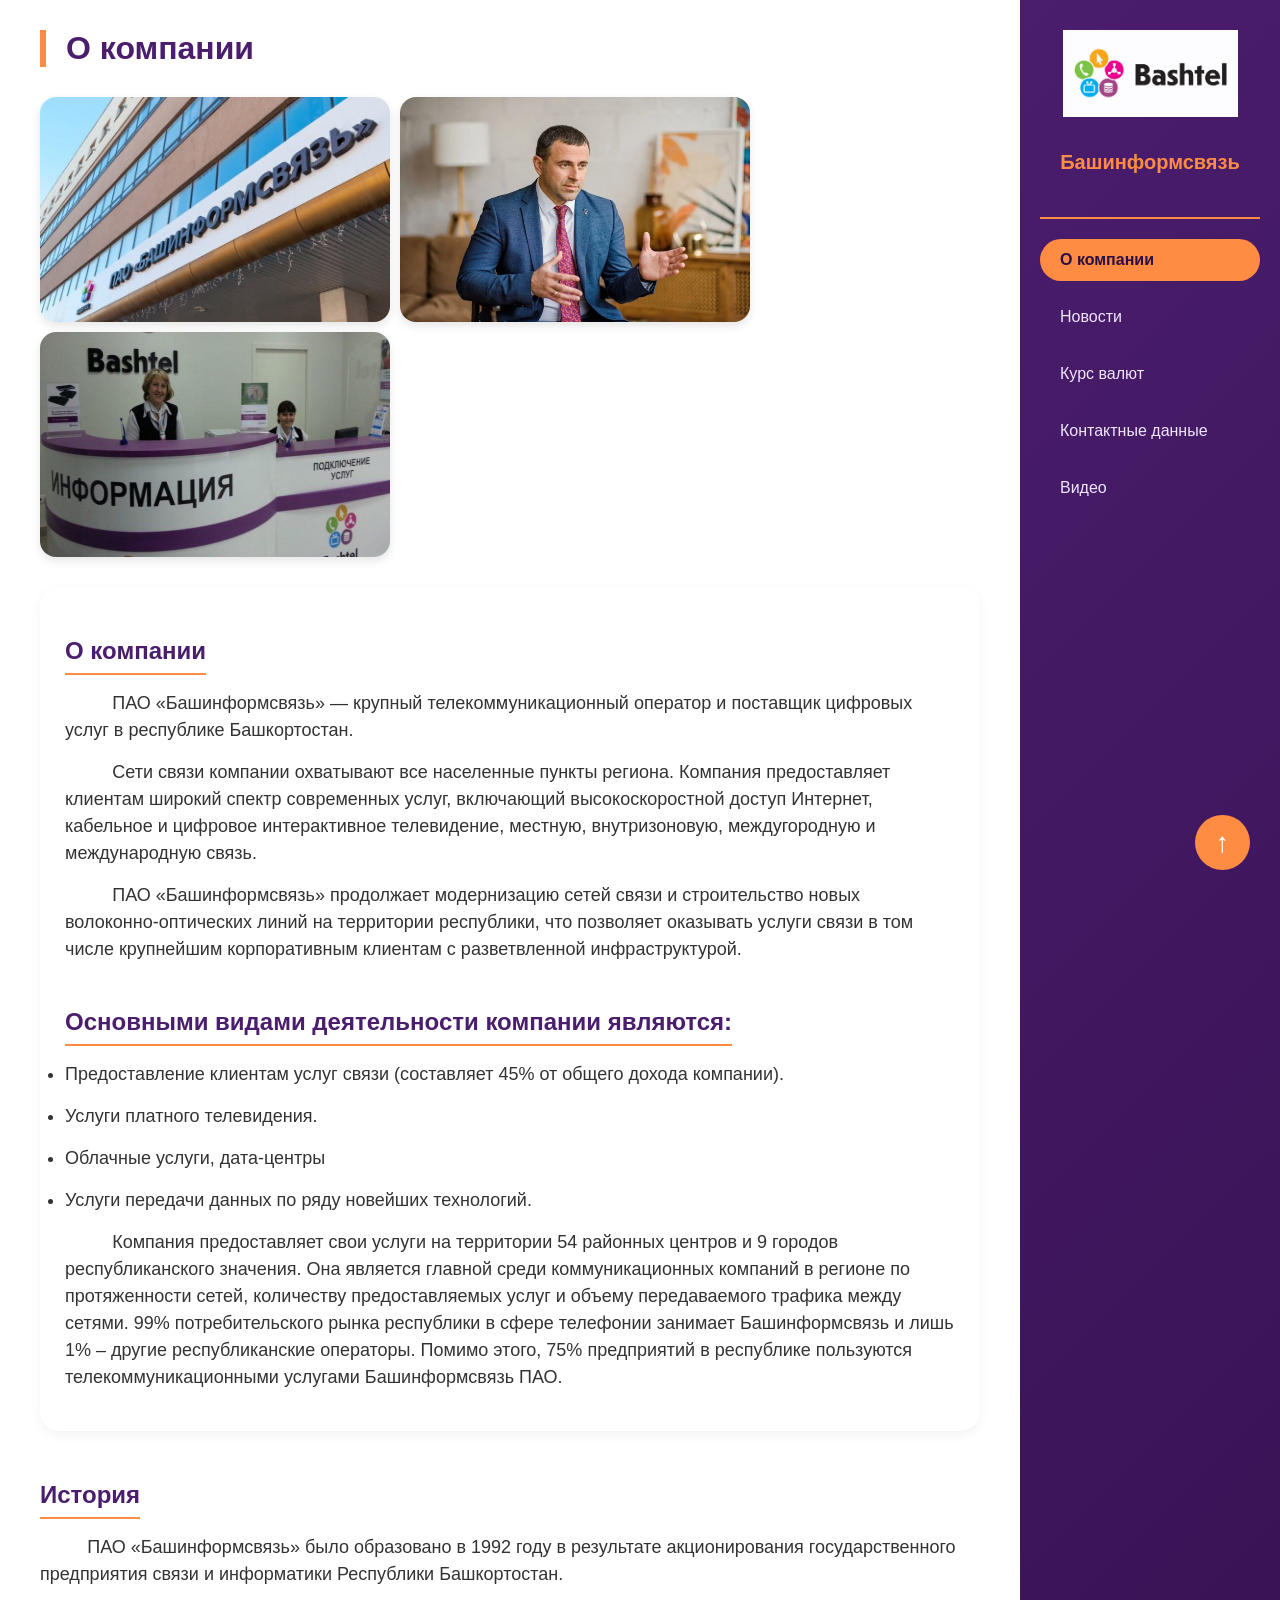
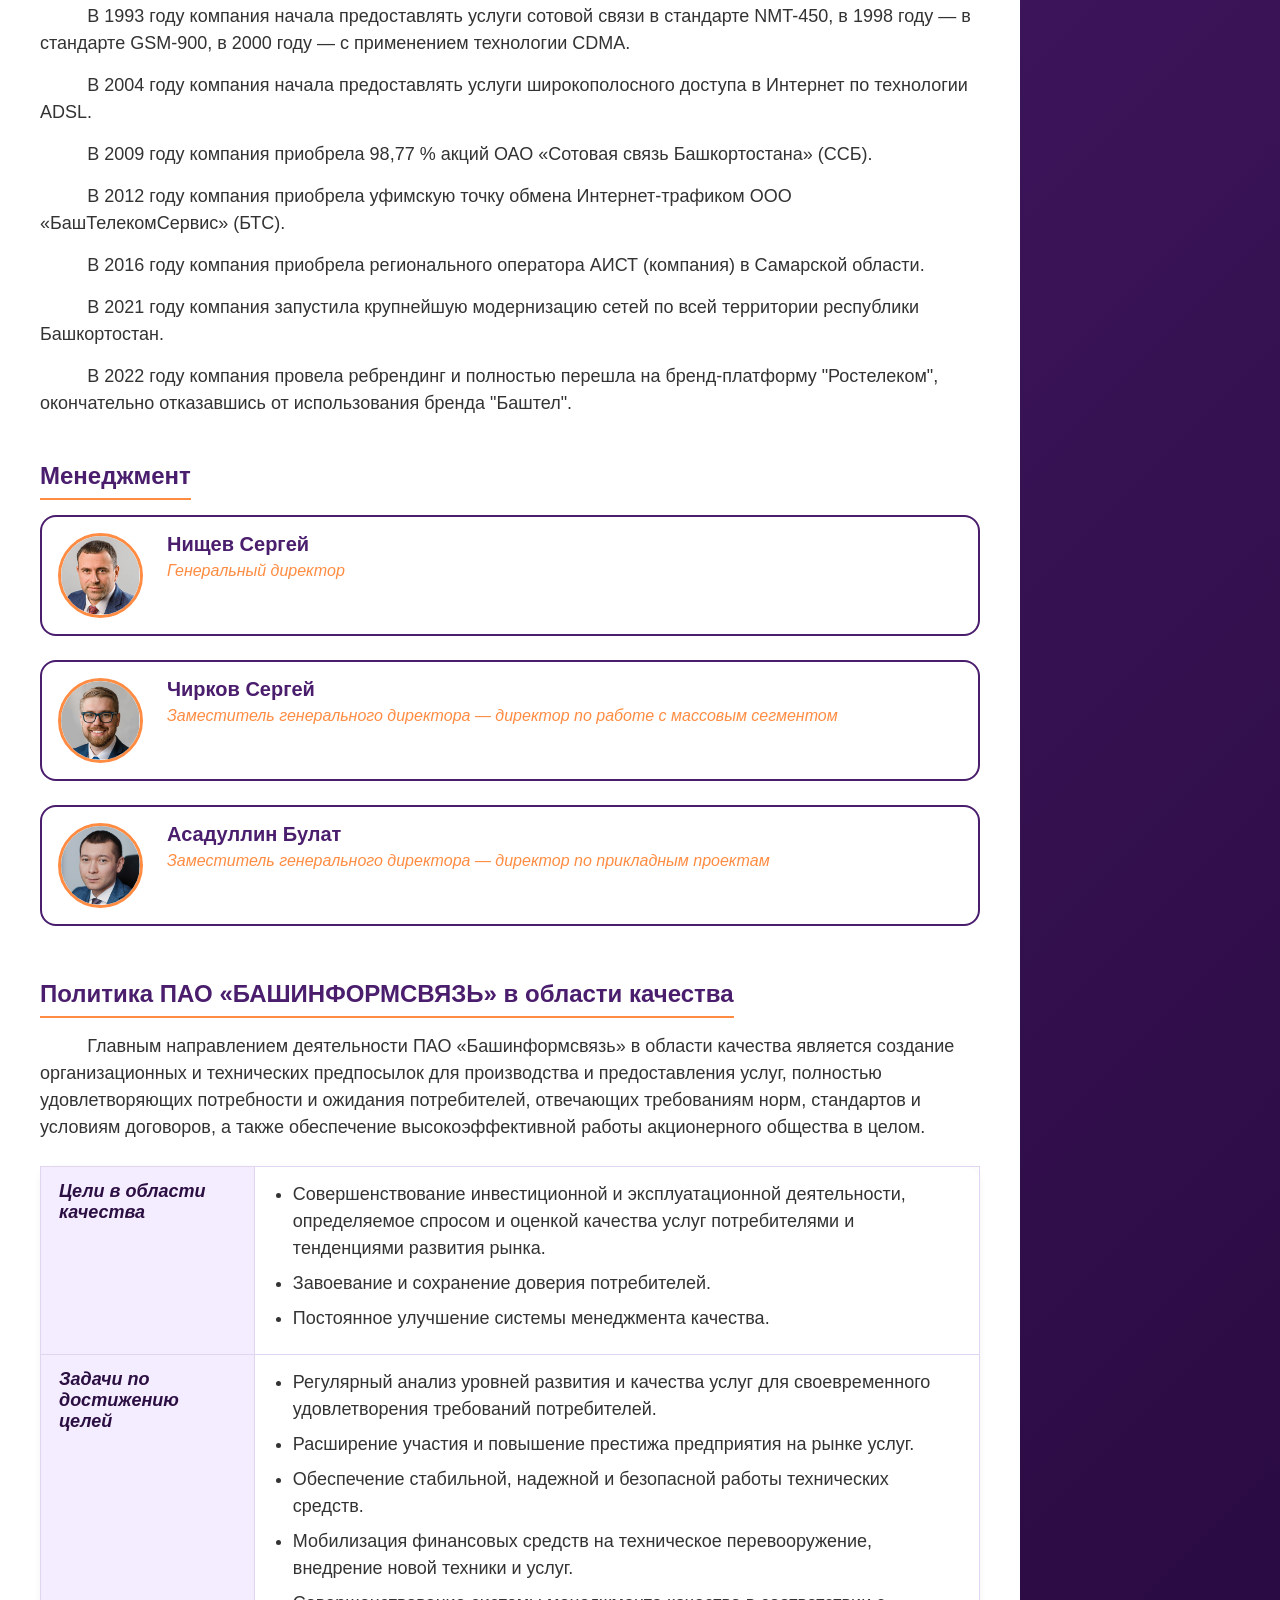
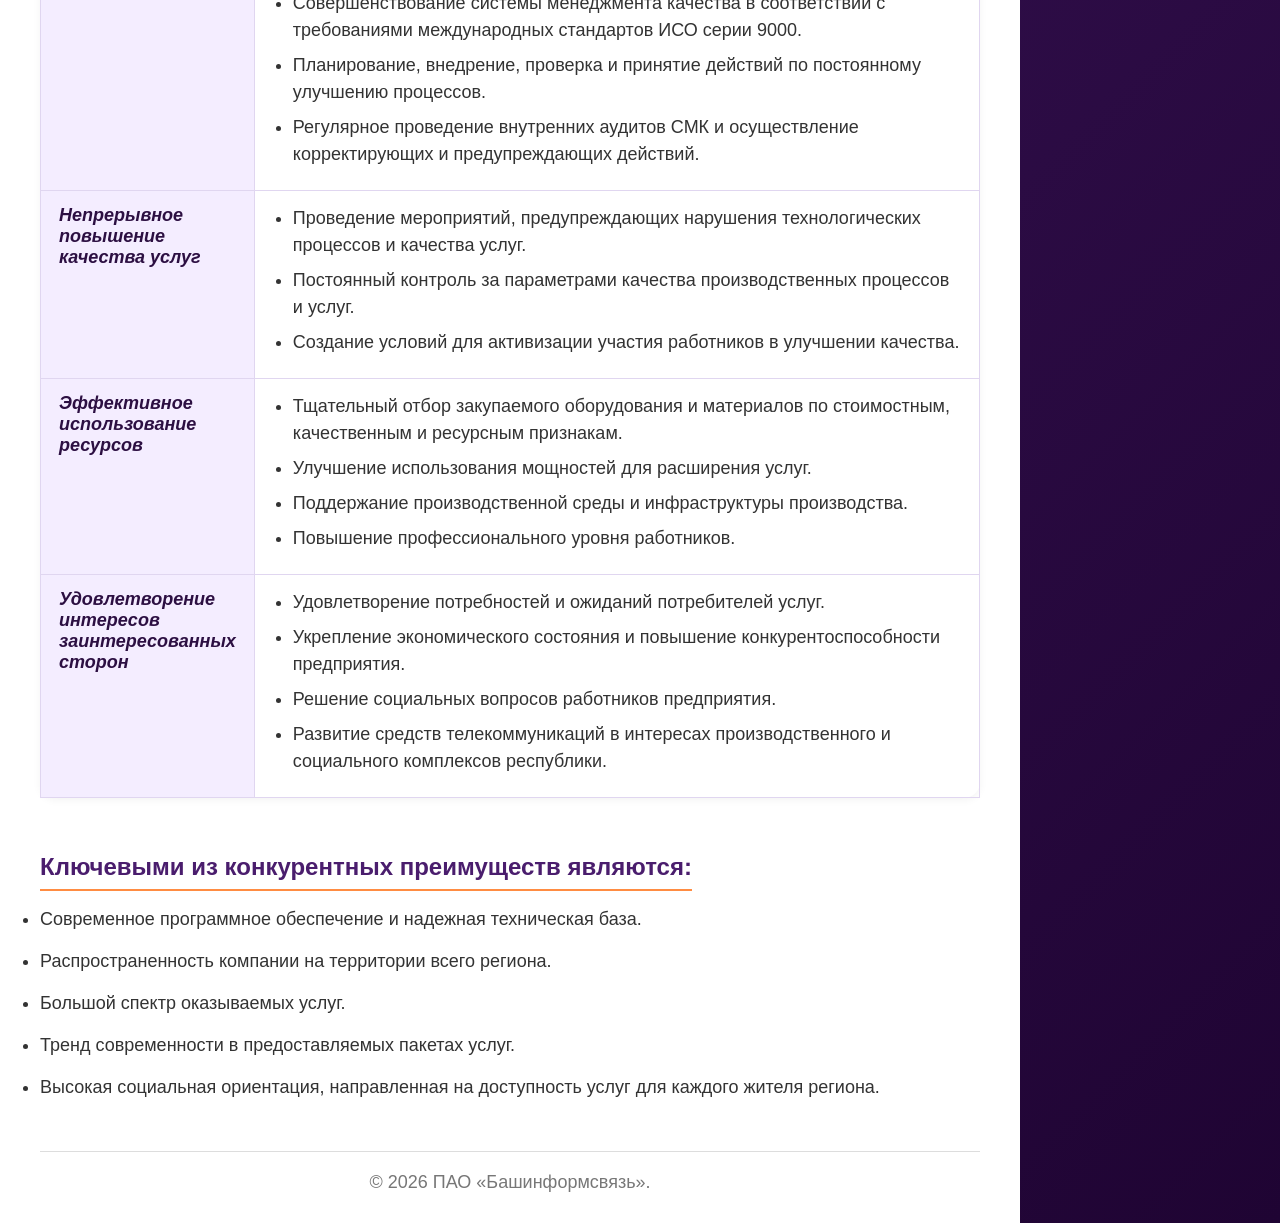
<file: index.html>
<!DOCTYPE html>
<html lang="ru">
<head>
    <meta charset="UTF-8">
    <meta name="viewport" content="width=device-width, initial-scale=1.0">
    <title>О компании | Башинформсвязь</title>
    <link rel="stylesheet" href="styles.css">
    <link rel="stylesheet" href="styles/company.css">
    <link rel="shortcut icon" href="favicon.ico" type="image/x-icon">
</head>
<body>
    <div class="side-menu">
        <div class="logo">
            <img src="images/logo.jpg" alt="Логотип">
            <h2 style="border-bottom: 0px;">Башинформсвязь</h2>
        </div>
        <ul class="menu-items">
            <li><a href="index.html" class="active">О компании</a></li>
            <li><a href="2_news.html">Новости</a></li>
            <li><a href="3_val.html">Курс валют</a></li>
            <li><a href="4_data.html">Контактные данные</a></li>
            <li><a href="5_video.html">Видео</a></li>
        </ul>
    </div>

    <main class="main-content">
        <h1>О компании</h1>
        
        <div class="gallery">
            <img src="images/office.jpg">
            <img src="images/dir.webp">
            <img src="images/office1.jpg" alt="Технологии">
        </div>

        <div class="company-info">
            <a href="https://rostelecom-rb.ru/" target="_blank" class="company-link">О компании</a>
            <p>
                ПАО «Башинформсвязь» — крупный телекоммуникационный оператор и 
                поставщик цифровых услуг в республике Башкортостан.
            </p>
            
            <p>
                Сети связи компании охватывают все населенные пункты региона. 
                Компания предоставляет клиентам широкий спектр современных услуг, 
                включающий высокоскоростной доступ Интернет, кабельное и цифровое 
                интерактивное телевидение, местную, внутризоновую, междугородную и международную связь.
            </p>

            <p>
                ПАО «Башинформсвязь» продолжает модернизацию сетей связи и строительство 
                новых волоконно-оптических линий на территории республики, что позволяет
                оказывать услуги связи в том числе крупнейшим корпоративным клиентам с разветвленной 
                инфраструктурой.
            </p>
            
            <h2>Основными видами деятельности компании являются:</h2>
            <ul>
                <li>Предоставление клиентам услуг связи (составляет 45% от общего дохода компании).</li>
                <li>Услуги платного телевидения.</li>
                <li>Облачные услуги, дата-центры</li>
                <li>Услуги передачи данных по ряду новейших технологий.</li>
            </ul>
        
            <p>
               Компания предоставляет свои услуги на территории 54 районных центров и 9 городов 
               республиканского значения. Она является главной среди коммуникационных компаний в 
               регионе по протяженности сетей, количеству предоставляемых услуг и объему передаваемого
                трафика между сетями. 99% потребительского рынка республики в сфере телефонии занимает
                Башинформсвязь и лишь 1% – другие республиканские операторы. Помимо этого, 75% предприятий в 
                республике пользуются телекоммуникационными услугами Башинформсвязь ПАО.
            </p>
        </div>

        <div>
            <a href="https://ru.wikipedia.org/wiki/Башинформсвязь" target="_blank" class="history-link">История</a>
            <p>ПАО «Башинформсвязь» было образовано в 1992 году в результате акционирования государственного предприятия связи и информатики Республики Башкортостан.</p>
            <p>В 1993 году компания начала предоставлять услуги сотовой связи в стандарте NMT-450, в 1998 году — в стандарте GSM-900, в 2000 году — с применением технологии CDMA.</p>
            <p>В 2004 году компания начала предоставлять услуги широкополосного доступа в Интернет по технологии ADSL.</p>
            <p>В 2009 году компания приобрела 98,77 % акций ОАО «Сотовая связь Башкортостана» (ССБ).</p>
            <p>В 2012 году компания приобрела уфимскую точку обмена Интернет-трафиком ООО «БашТелекомСервис» (БТС).</p>
            <p>В 2016 году компания приобрела регионального оператора АИСТ (компания) в Самарской области.</p>
            <p>В 2021 году компания запустила крупнейшую модернизацию сетей по всей территории республики Башкортостан.</p>
            <p>В 2022 году компания провела ребрендинг и полностью перешла на бренд-платформу "Ростелеком", окончательно отказавшись от использования бренда "Баштел".</p>
        </div>

        <h2>Менеджмент</h2>
        
        <div class="manager-block">
            <img class="manager-photo" src="images/Sergey.jpg" alt="Нищев Сергей">
            <div class="manager-name">Нищев Сергей</div>
            <div class="manager-post">Генеральный директор</div>
        </div>
        
        <div class="manager-block">
            <img class="manager-photo" src="images/Chircov.jpg" alt="Чирков Сергей">
            <div class="manager-name">Чирков Сергей</div>
            <div class="manager-post">Заместитель генерального директора — директор по работе с массовым сегментом</div>
        </div>
        
        <div class="manager-block">
            <img class="manager-photo" src="images/Bulat.jpg" alt="Асадуллин Булат">
            <div class="manager-name">Асадуллин Булат</div>
            <div class="manager-post">Заместитель генерального директора — директор по прикладным проектам</div>
        </div>

        <h2>Политика ПАО «БАШИНФОРМСВЯЗЬ» в области качества</h2>
        <p>
            Главным направлением деятельности ПАО «Башинформсвязь» в области качества является 
            создание организационных и технических предпосылок для производства и предоставления услуг, 
            полностью удовлетворяющих потребности и ожидания потребителей, отвечающих требованиям норм, 
            стандартов и условиям договоров, а также обеспечение высокоэффективной работы акционерного 
            общества в целом.
        </p>

        <table class="quality-table">
            <tbody>
                <tr><td><strong>Цели в области качества</strong></td>
                    <td>
                        <ul>
                            <li>Совершенствование инвестиционной и эксплуатационной деятельности, определяемое спросом и оценкой качества услуг потребителями и тенденциями развития рынка.</li>
                            <li>Завоевание и сохранение доверия потребителей.</li>
                            <li>Постоянное улучшение системы менеджмента качества.</li>
                        </ul>
                    </td>
                </tr>
                <tr>
                    <td><strong>Задачи по достижению целей</strong></td>
                    <td>
                        <ul>
                            <li>Регулярный анализ уровней развития и качества услуг для своевременного удовлетворения требований потребителей.</li>
                            <li>Расширение участия и повышение престижа предприятия на рынке услуг.</li>
                            <li>Обеспечение стабильной, надежной и безопасной работы технических средств.</li>
                            <li>Мобилизация финансовых средств на техническое перевооружение, внедрение новой техники и услуг.</li>
                            <li>Совершенствование системы менеджмента качества в соответствии с требованиями международных стандартов ИСО серии 9000.</li>
                            <li>Планирование, внедрение, проверка и принятие действий по постоянному улучшению процессов.</li>
                            <li>Регулярное проведение внутренних аудитов СМК и осуществление корректирующих и предупреждающих действий.</li>
                        </ul>
                    </td>
                </tr>
                <tr>
                    <td><strong>Непрерывное повышение качества услуг</strong></td>
                    <td>
                        <ul>
                            <li>Проведение мероприятий, предупреждающих нарушения технологических процессов и качества услуг.</li>
                            <li>Постоянный контроль за параметрами качества производственных процессов и услуг.</li>
                            <li>Создание условий для активизации участия работников в улучшении качества.</li>
                        </ul>
                    </td>
                </tr>
                <tr>
                    <td><strong>Эффективное использование ресурсов</strong></td>
                    <td>
                        <ul>
                            <li>Тщательный отбор закупаемого оборудования и материалов по стоимостным, качественным и ресурсным признакам.</li>
                            <li>Улучшение использования мощностей для расширения услуг.</li>
                            <li>Поддержание производственной среды и инфраструктуры производства.</li>
                            <li>Повышение профессионального уровня работников.</li>
                        </ul>
                    </td>
                </tr>
                <tr>
                    <td><strong>Удовлетворение интересов заинтересованных сторон</strong></td>
                    <td>
                        <ul>
                            <li>Удовлетворение потребностей и ожиданий потребителей услуг.</li>
                            <li>Укрепление экономического состояния и повышение конкурентоспособности предприятия.</li>
                            <li>Решение социальных вопросов работников предприятия.</li>
                            <li>Развитие средств телекоммуникаций в интересах производственного и социального комплексов республики.</li>
                        </ul>
                    </td>
                </tr>
            </tbody>
        </table>
        
        <h2>Ключевыми из конкурентных преимуществ являются:</h2>
        <ul>
            <li>Современное программное обеспечение и надежная техническая база.</li>
            <li>Распространенность компании на территории всего региона.</li>
            <li>Большой спектр оказываемых услуг.</li>
            <li>Тренд современности в предоставляемых пакетах услуг.</li>
            <li>Высокая социальная ориентация, направленная на доступность услуг для каждого жителя региона.</li>
        </ul>
        
        <footer>
            &copy; 2026 ПАО «Башинформсвязь».
        </footer>
    </main>

    <button id="scrollTopBtn" onclick="window.scrollTo({top:0,behavior:'smooth'})">↑</button>
</body>
</html>
</file>
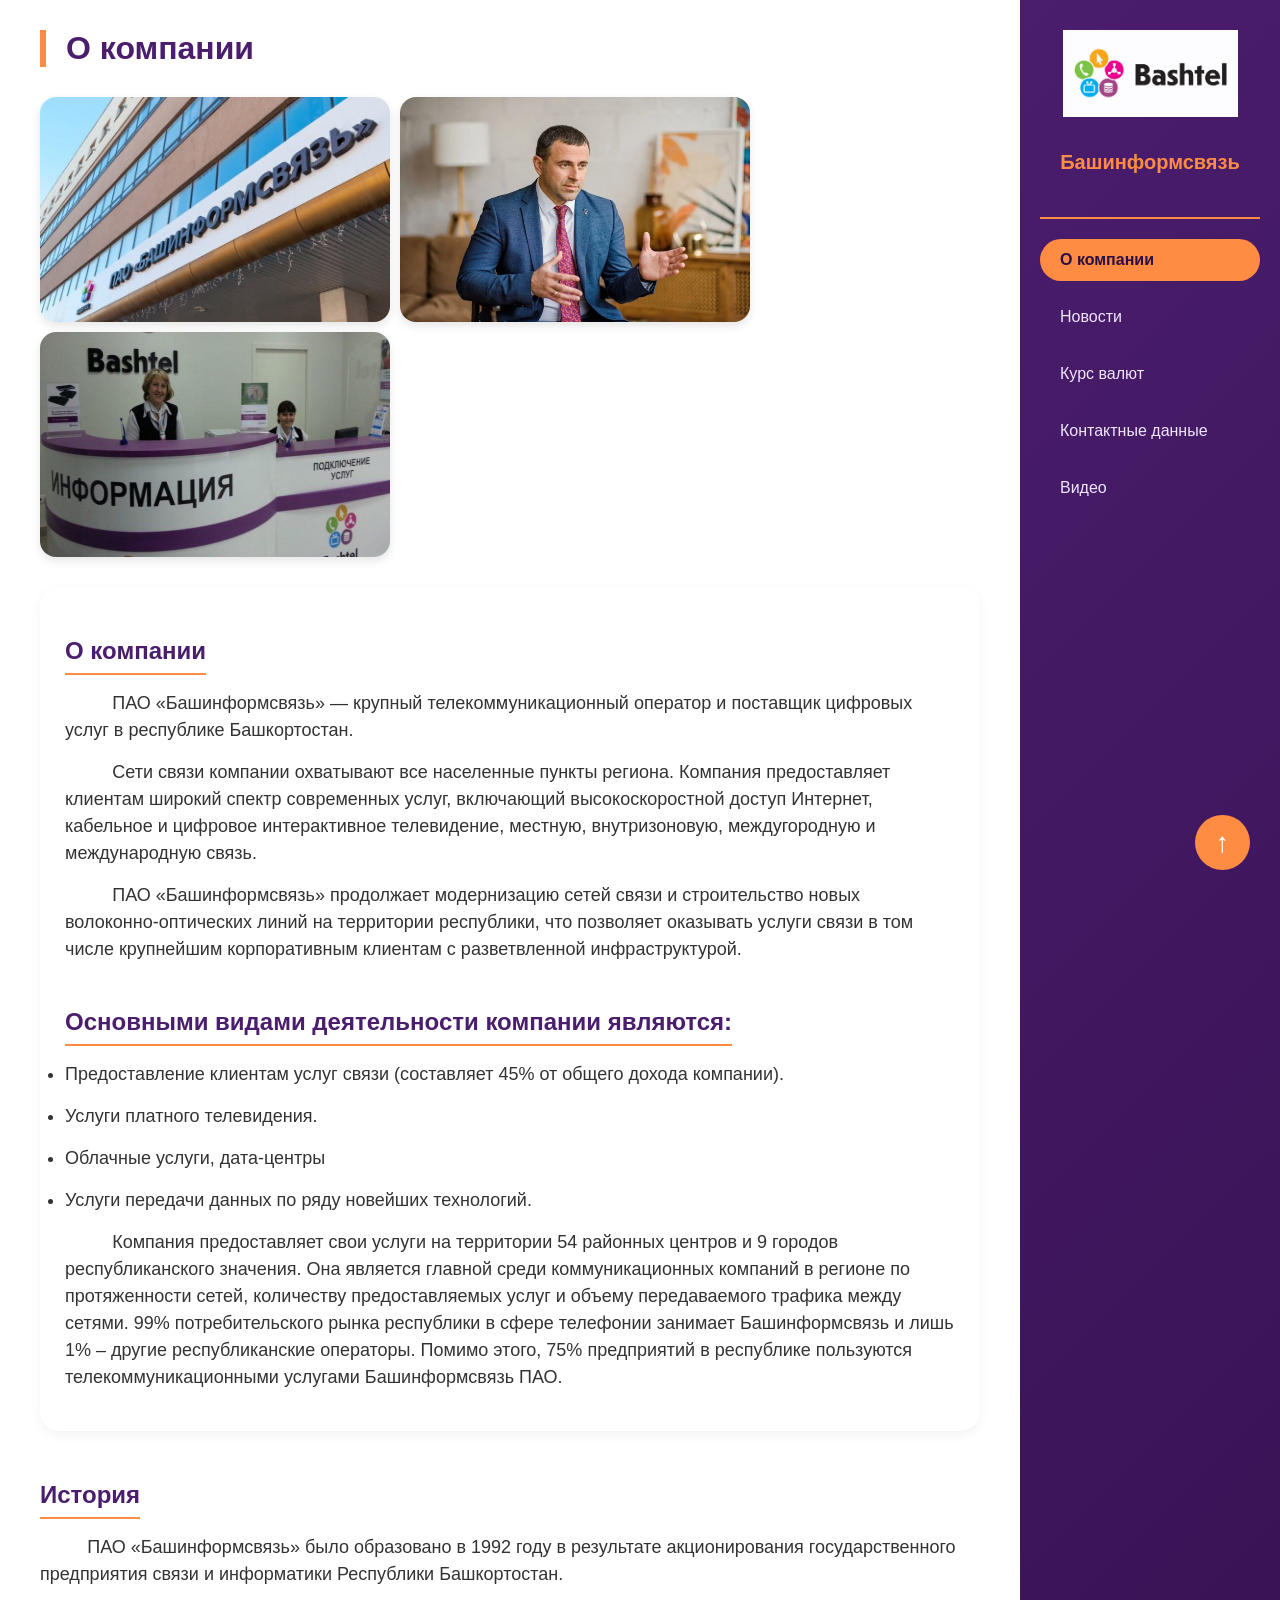
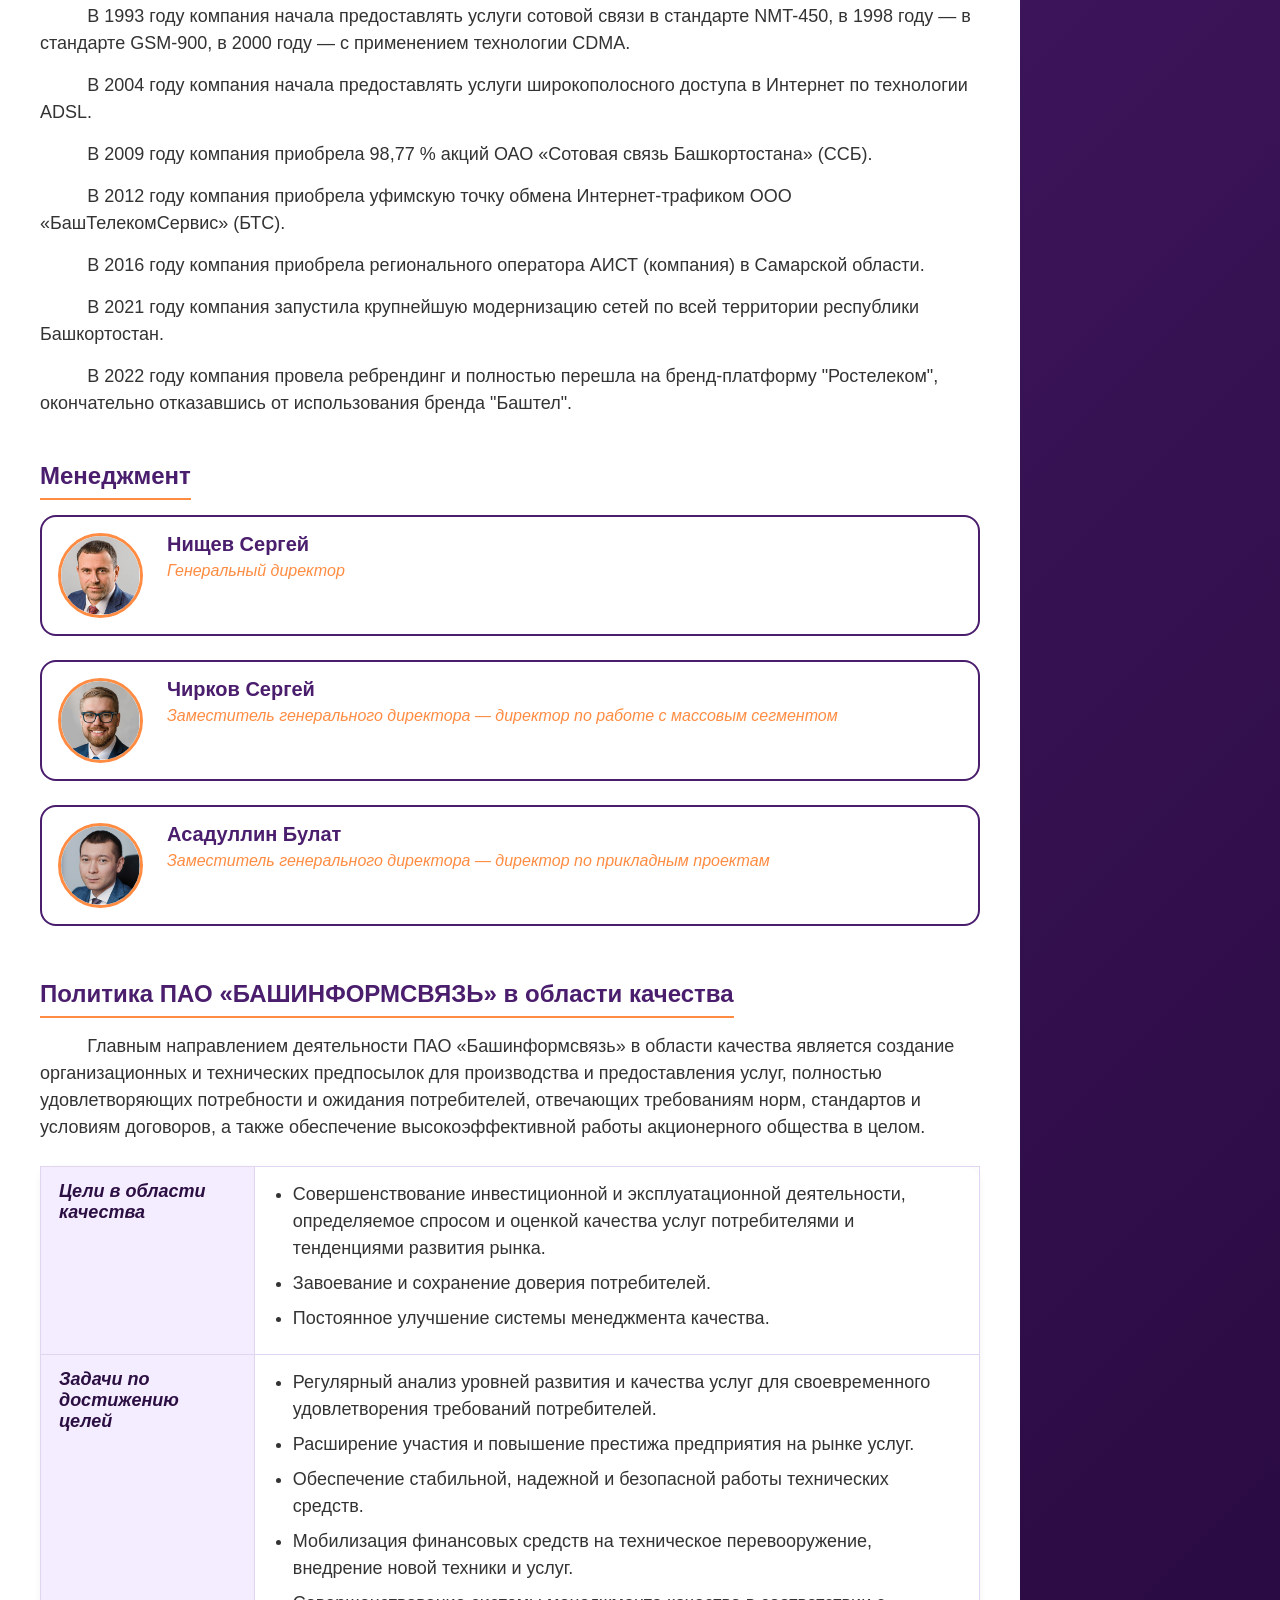
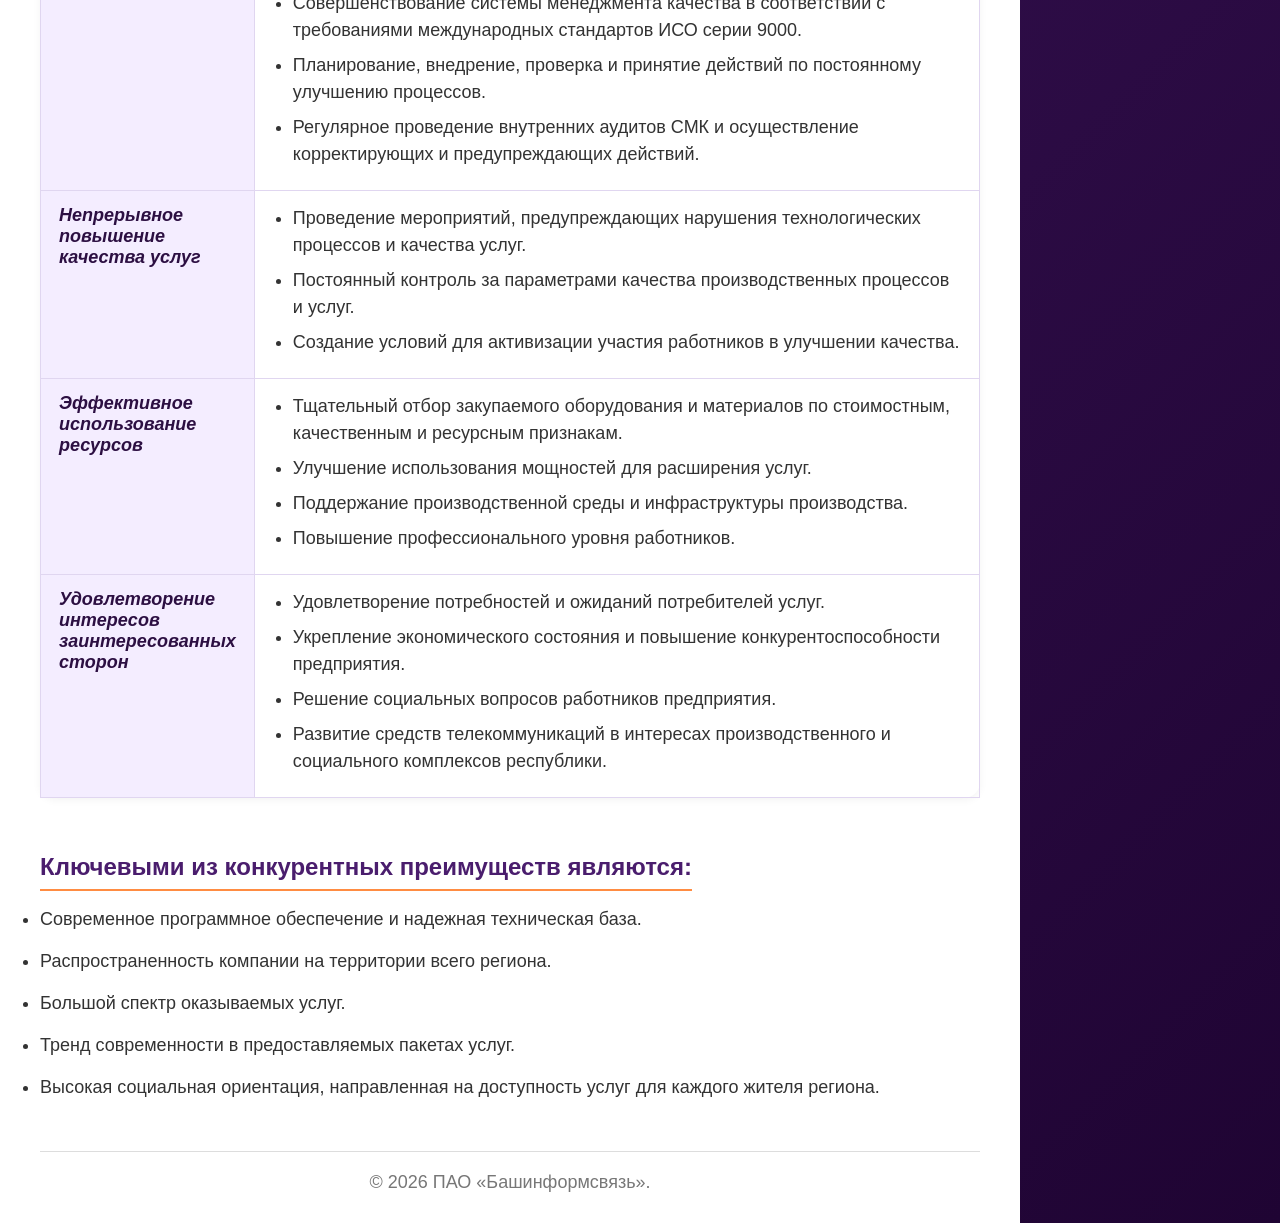
<file: 1_company.html>
<!DOCTYPE html>
<html lang="ru">
<head>
    <meta charset="UTF-8">
    <meta name="viewport" content="width=device-width, initial-scale=1.0">
    <title>О компании | Башинформсвязь</title>
    <link rel="stylesheet" href="styles.css">
    <link rel="stylesheet" href="styles/company.css">
    <link rel="shortcut icon" href="favicon.ico" type="image/x-icon">
</head>
<body>
    <div class="side-menu">
        <div class="logo">
            <img src="images/logo.jpg" alt="Логотип">
            <h2 style="border-bottom: 0px;">Башинформсвязь</h2>
        </div>
        <ul class="menu-items">
            <li><a href="1_company.html" class="active">О компании</a></li>
            <li><a href="2_news.html">Новости</a></li>
            <li><a href="3_val.html">Курс валют</a></li>
            <li><a href="4_data.html">Контактные данные</a></li>
            <li><a href="5_video.html">Видео</a></li>
        </ul>
    </div>

    <main class="main-content">
        <h1>О компании</h1>
        
        <div class="gallery">
            <img src="images/office.jpg">
            <img src="images/dir.webp">
            <img src="images/office1.jpg" alt="Технологии">
        </div>

        <div class="company-info">
            <a href="https://rostelecom-rb.ru/" target="_blank" class="company-link">О компании</a>
            <p>
                ПАО «Башинформсвязь» — крупный телекоммуникационный оператор и 
                поставщик цифровых услуг в республике Башкортостан.
            </p>
            
            <p>
                Сети связи компании охватывают все населенные пункты региона. 
                Компания предоставляет клиентам широкий спектр современных услуг, 
                включающий высокоскоростной доступ Интернет, кабельное и цифровое 
                интерактивное телевидение, местную, внутризоновую, междугородную и международную связь.
            </p>

            <p>
                ПАО «Башинформсвязь» продолжает модернизацию сетей связи и строительство 
                новых волоконно-оптических линий на территории республики, что позволяет
                оказывать услуги связи в том числе крупнейшим корпоративным клиентам с разветвленной 
                инфраструктурой.
            </p>
            
            <h2>Основными видами деятельности компании являются:</h2>
            <ul>
                <li>Предоставление клиентам услуг связи (составляет 45% от общего дохода компании).</li>
                <li>Услуги платного телевидения.</li>
                <li>Облачные услуги, дата-центры</li>
                <li>Услуги передачи данных по ряду новейших технологий.</li>
            </ul>
        
            <p>
               Компания предоставляет свои услуги на территории 54 районных центров и 9 городов 
               республиканского значения. Она является главной среди коммуникационных компаний в 
               регионе по протяженности сетей, количеству предоставляемых услуг и объему передаваемого
                трафика между сетями. 99% потребительского рынка республики в сфере телефонии занимает
                Башинформсвязь и лишь 1% – другие республиканские операторы. Помимо этого, 75% предприятий в 
                республике пользуются телекоммуникационными услугами Башинформсвязь ПАО.
            </p>
        </div>

        <div>
            <a href="https://ru.wikipedia.org/wiki/Башинформсвязь" target="_blank" class="history-link">История</a>
            <p>ПАО «Башинформсвязь» было образовано в 1992 году в результате акционирования государственного предприятия связи и информатики Республики Башкортостан.</p>
            <p>В 1993 году компания начала предоставлять услуги сотовой связи в стандарте NMT-450, в 1998 году — в стандарте GSM-900, в 2000 году — с применением технологии CDMA.</p>
            <p>В 2004 году компания начала предоставлять услуги широкополосного доступа в Интернет по технологии ADSL.</p>
            <p>В 2009 году компания приобрела 98,77 % акций ОАО «Сотовая связь Башкортостана» (ССБ).</p>
            <p>В 2012 году компания приобрела уфимскую точку обмена Интернет-трафиком ООО «БашТелекомСервис» (БТС).</p>
            <p>В 2016 году компания приобрела регионального оператора АИСТ (компания) в Самарской области.</p>
            <p>В 2021 году компания запустила крупнейшую модернизацию сетей по всей территории республики Башкортостан.</p>
            <p>В 2022 году компания провела ребрендинг и полностью перешла на бренд-платформу "Ростелеком", окончательно отказавшись от использования бренда "Баштел".</p>
        </div>

        <h2>Менеджмент</h2>
        
        <div class="manager-block">
            <img class="manager-photo" src="images/Sergey.jpg" alt="Нищев Сергей">
            <div class="manager-name">Нищев Сергей</div>
            <div class="manager-post">Генеральный директор</div>
        </div>
        
        <div class="manager-block">
            <img class="manager-photo" src="images/Chircov.jpg" alt="Чирков Сергей">
            <div class="manager-name">Чирков Сергей</div>
            <div class="manager-post">Заместитель генерального директора — директор по работе с массовым сегментом</div>
        </div>
        
        <div class="manager-block">
            <img class="manager-photo" src="images/Bulat.jpg" alt="Асадуллин Булат">
            <div class="manager-name">Асадуллин Булат</div>
            <div class="manager-post">Заместитель генерального директора — директор по прикладным проектам</div>
        </div>

        <h2>Политика ПАО «БАШИНФОРМСВЯЗЬ» в области качества</h2>
        <p>
            Главным направлением деятельности ПАО «Башинформсвязь» в области качества является 
            создание организационных и технических предпосылок для производства и предоставления услуг, 
            полностью удовлетворяющих потребности и ожидания потребителей, отвечающих требованиям норм, 
            стандартов и условиям договоров, а также обеспечение высокоэффективной работы акционерного 
            общества в целом.
        </p>

        <table class="quality-table">
            <tbody>
                <tr><td><strong>Цели в области качества</strong></td>
                    <td>
                        <ul>
                            <li>Совершенствование инвестиционной и эксплуатационной деятельности, определяемое спросом и оценкой качества услуг потребителями и тенденциями развития рынка.</li>
                            <li>Завоевание и сохранение доверия потребителей.</li>
                            <li>Постоянное улучшение системы менеджмента качества.</li>
                        </ul>
                    </td>
                </tr>
                <tr>
                    <td><strong>Задачи по достижению целей</strong></td>
                    <td>
                        <ul>
                            <li>Регулярный анализ уровней развития и качества услуг для своевременного удовлетворения требований потребителей.</li>
                            <li>Расширение участия и повышение престижа предприятия на рынке услуг.</li>
                            <li>Обеспечение стабильной, надежной и безопасной работы технических средств.</li>
                            <li>Мобилизация финансовых средств на техническое перевооружение, внедрение новой техники и услуг.</li>
                            <li>Совершенствование системы менеджмента качества в соответствии с требованиями международных стандартов ИСО серии 9000.</li>
                            <li>Планирование, внедрение, проверка и принятие действий по постоянному улучшению процессов.</li>
                            <li>Регулярное проведение внутренних аудитов СМК и осуществление корректирующих и предупреждающих действий.</li>
                        </ul>
                    </td>
                </tr>
                <tr>
                    <td><strong>Непрерывное повышение качества услуг</strong></td>
                    <td>
                        <ul>
                            <li>Проведение мероприятий, предупреждающих нарушения технологических процессов и качества услуг.</li>
                            <li>Постоянный контроль за параметрами качества производственных процессов и услуг.</li>
                            <li>Создание условий для активизации участия работников в улучшении качества.</li>
                        </ul>
                    </td>
                </tr>
                <tr>
                    <td><strong>Эффективное использование ресурсов</strong></td>
                    <td>
                        <ul>
                            <li>Тщательный отбор закупаемого оборудования и материалов по стоимостным, качественным и ресурсным признакам.</li>
                            <li>Улучшение использования мощностей для расширения услуг.</li>
                            <li>Поддержание производственной среды и инфраструктуры производства.</li>
                            <li>Повышение профессионального уровня работников.</li>
                        </ul>
                    </td>
                </tr>
                <tr>
                    <td><strong>Удовлетворение интересов заинтересованных сторон</strong></td>
                    <td>
                        <ul>
                            <li>Удовлетворение потребностей и ожиданий потребителей услуг.</li>
                            <li>Укрепление экономического состояния и повышение конкурентоспособности предприятия.</li>
                            <li>Решение социальных вопросов работников предприятия.</li>
                            <li>Развитие средств телекоммуникаций в интересах производственного и социального комплексов республики.</li>
                        </ul>
                    </td>
                </tr>
            </tbody>
        </table>
        
        <h2>Ключевыми из конкурентных преимуществ являются:</h2>
        <ul>
            <li>Современное программное обеспечение и надежная техническая база.</li>
            <li>Распространенность компании на территории всего региона.</li>
            <li>Большой спектр оказываемых услуг.</li>
            <li>Тренд современности в предоставляемых пакетах услуг.</li>
            <li>Высокая социальная ориентация, направленная на доступность услуг для каждого жителя региона.</li>
        </ul>
        
        <footer>
            &copy; 2026 ПАО «Башинформсвязь».
        </footer>
    </main>

    <button id="scrollTopBtn" onclick="window.scrollTo({top:0,behavior:'smooth'})">↑</button>
</body>
</html>
</file>
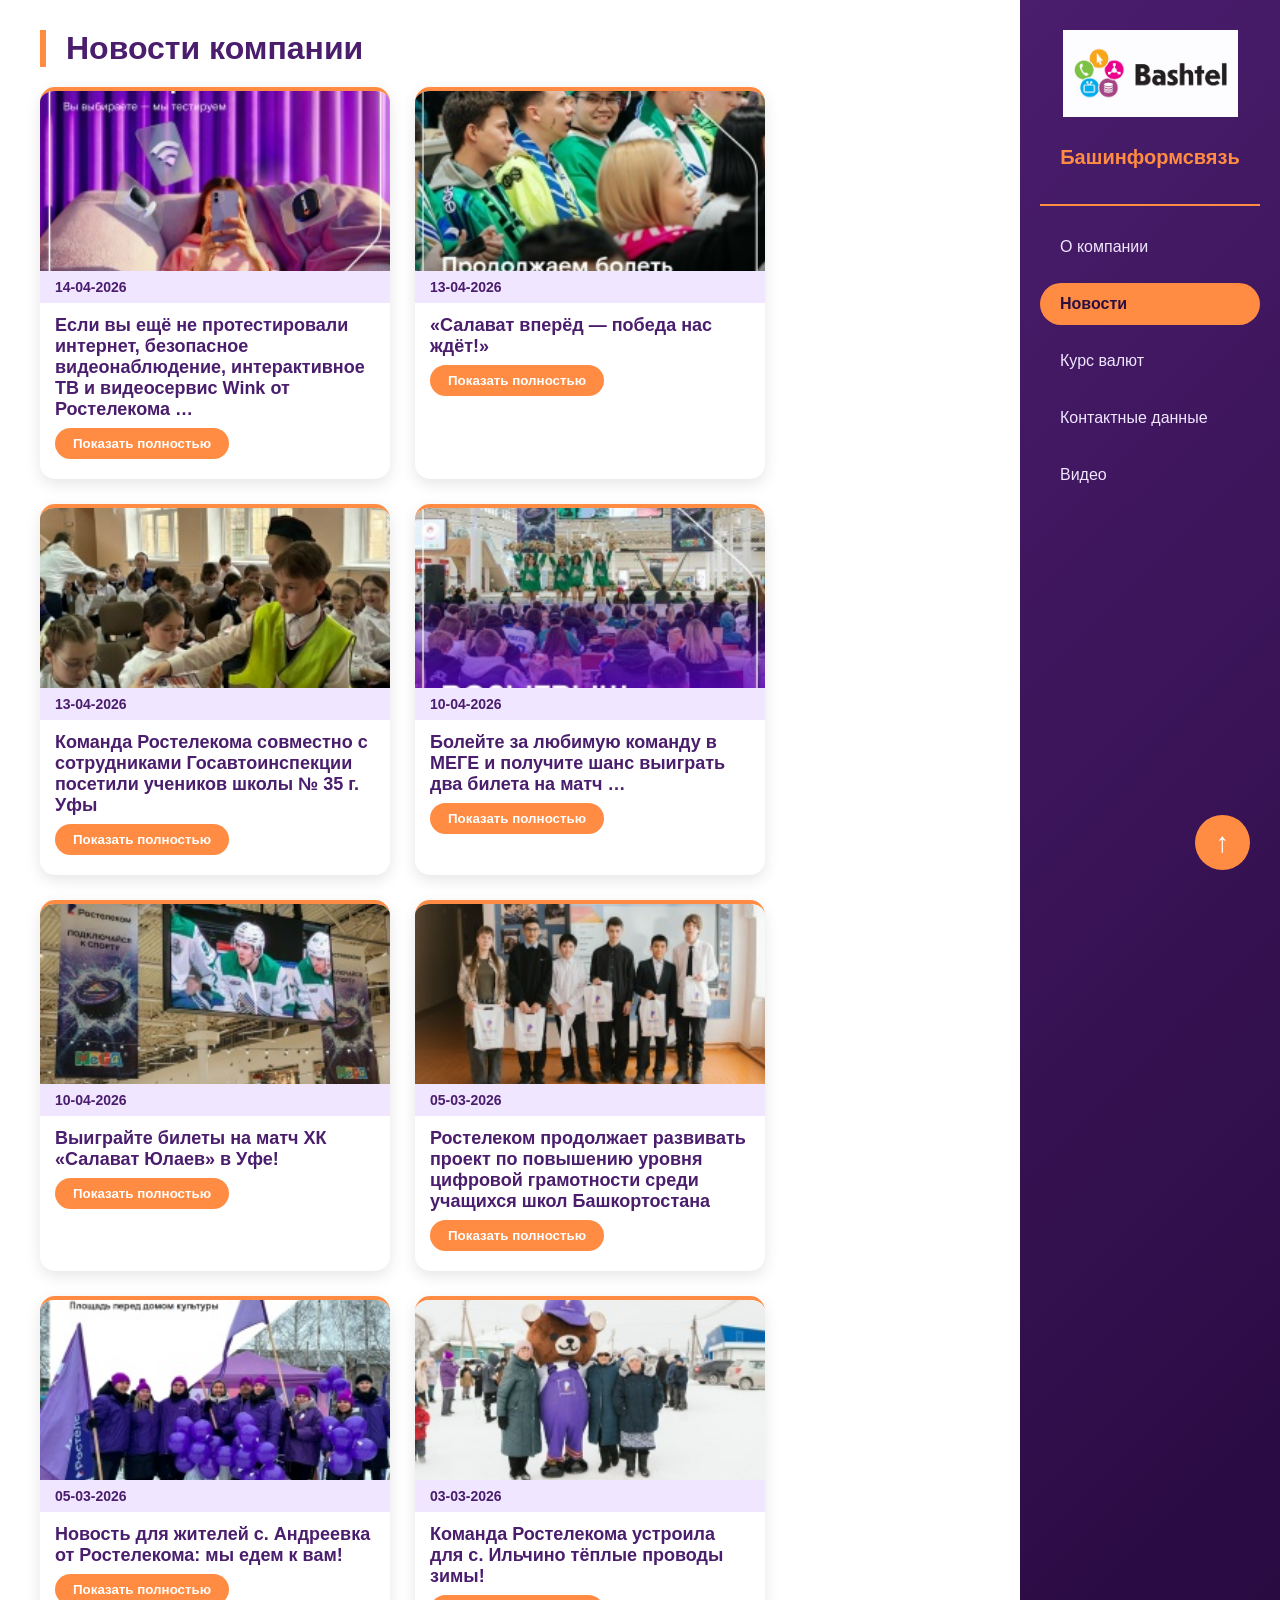
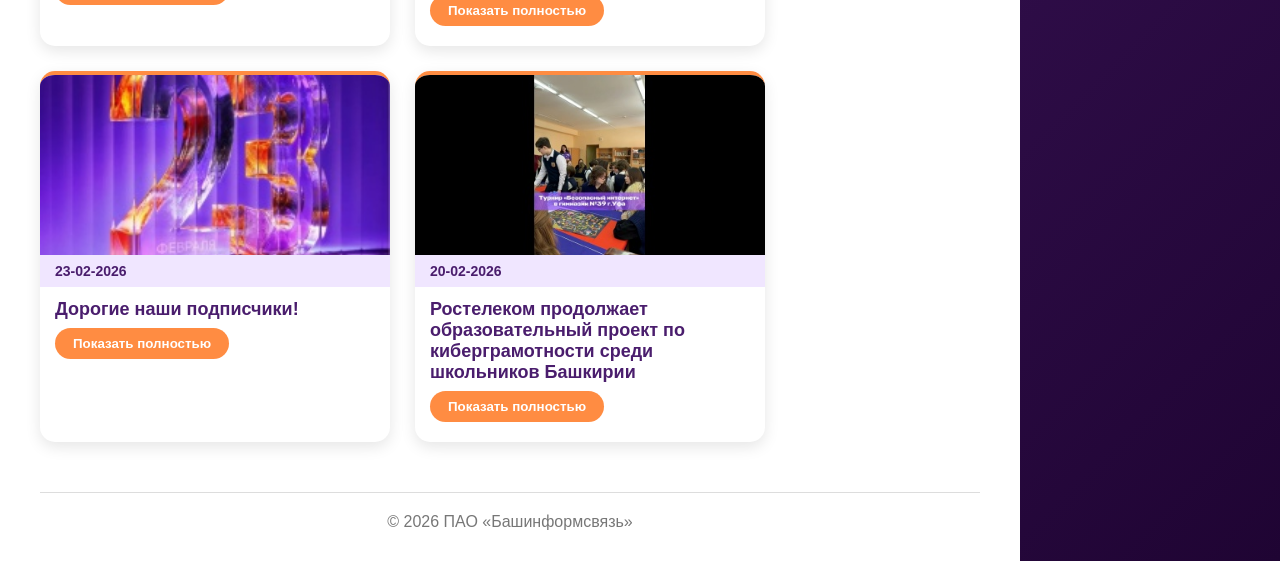
<file: 2_news.html>
<!DOCTYPE html>
<html lang="ru">
<head>
    <meta charset="UTF-8">
    <meta name="viewport" content="width=device-width, initial-scale=1.0">
    <title>Новости | Башинформсвязь</title>
    <link rel="stylesheet" href="styles.css">
    <link rel="stylesheet" href="styles/news.css">
    <link rel="shortcut icon" href="favicon.ico" type="image/x-icon">
</head>
<body onload="showNews()">
    <div class="side-menu">
        <div class="logo">
            <img src="images/logo.jpg" alt="Логотип">
            <h2>Башинформсвязь</h2>
        </div>
        <ul class="menu-items">
            <li><a href="index.html">О компании</a></li>
            <li><a href="2_news.html" class="active">Новости</a></li>
            <li><a href="3_val.html">Курс валют</a></li>
            <li><a href="4_data.html">Контактные данные</a></li>
            <li><a href="5_video.html">Видео</a></li>
        </ul>
    </div>

    <main class="main-content">
        <h1>Новости компании</h1>
        <div class="news-grid" id="newsContainer"></div>
        <footer>
            &copy; 2026 ПАО «Башинформсвязь»
        </footer>
    </main>

    <button id="scrollTopBtn" onclick="window.scrollTo({top:0,behavior:'smooth'})">↑</button>

    <script src="js/news.js"></script>
</body>
</html>
</file>
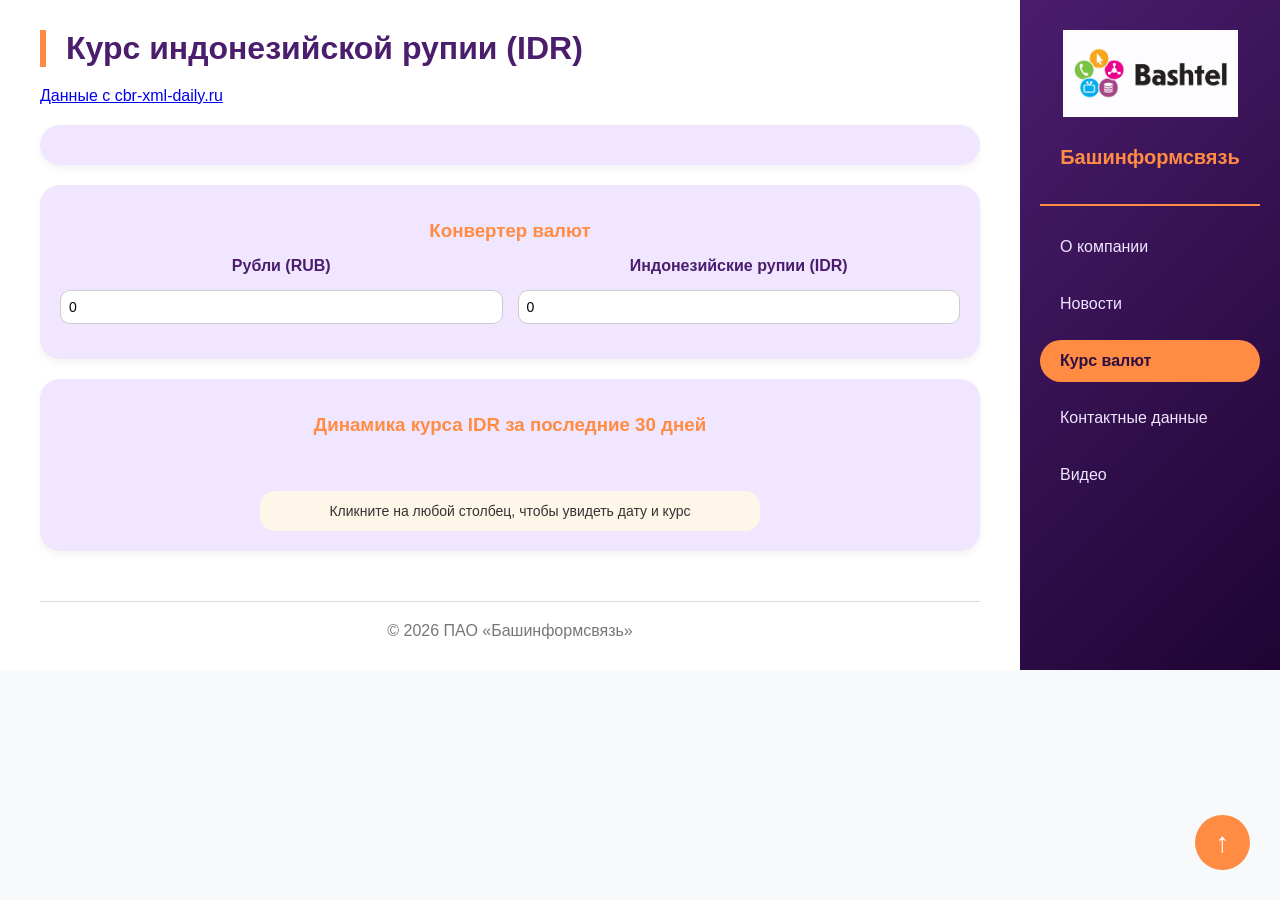
<file: 3_val.html>
<!DOCTYPE html>
<html lang="ru">
<head>
    <meta charset="UTF-8">
    <meta name="viewport" content="width=device-width, initial-scale=1.0">
    <title>Курс валют | Башинформсвязь</title>
    <link rel="stylesheet" href="styles.css">
    <link rel="stylesheet" href="styles/val.css">
    <link rel="shortcut icon" href="favicon.ico" type="image/x-icon">
</head>
<body>
    <nav class="side-menu">
        <div class="logo">
            <img src="images/logo.jpg" alt="Логотип">
            <h2>Башинформсвязь</h2>
        </div>
        <ul class="menu-items">
            <li><a href="index.html">О компании</a></li>
            <li><a href="2_news.html">Новости</a></li>
            <li><a href="3_val.html" class="active">Курс валют</a></li>
            <li><a href="4_data.html">Контактные данные</a></li>
            <li><a href="5_video.html">Видео</a></li>
        </ul>
    </nav>

    <main class="main-content">
        <h1>Курс индонезийской рупии (IDR)</h1>
        <p><a href="https://www.cbr-xml-daily.ru/" target="_blank">Данные с cbr-xml-daily.ru</a></p>

        <div id="rateBlock" class="val-card"></div>

        <div class="val-card">
            <h3>Конвертер валют</h3>
            <div class="converter">
                <div class="converter-box">
                    <label>Рубли (RUB)</label>
                    <input type="number" id="rubInput" placeholder="Сумма в рублях" value="0">
                </div>
                <div class="converter-box">
                    <label>Индонезийские рупии (IDR)</label>
                    <input type="number" id="idrInput" placeholder="Сумма в рупиях" value="0">
                </div>
            </div>
        </div>

        <div class="val-card">
            <h3>Динамика курса IDR за последние 30 дней</h3>
            <div class="diagram-container">
                <div id="diagram" class="diagram"></div>
            </div>
            <div id="infoBlock" class="info-block">
                Кликните на любой столбец, чтобы увидеть дату и курс
            </div>
        </div>

        <footer>
            &copy; 2026 ПАО «Башинформсвязь»
        </footer>
    </main>

    <button id="scrollTopBtn" onclick="window.scrollTo({top:0,behavior:'smooth'})">↑</button>

    <script src="js/val.js"></script>
</body>
</html>
</file>
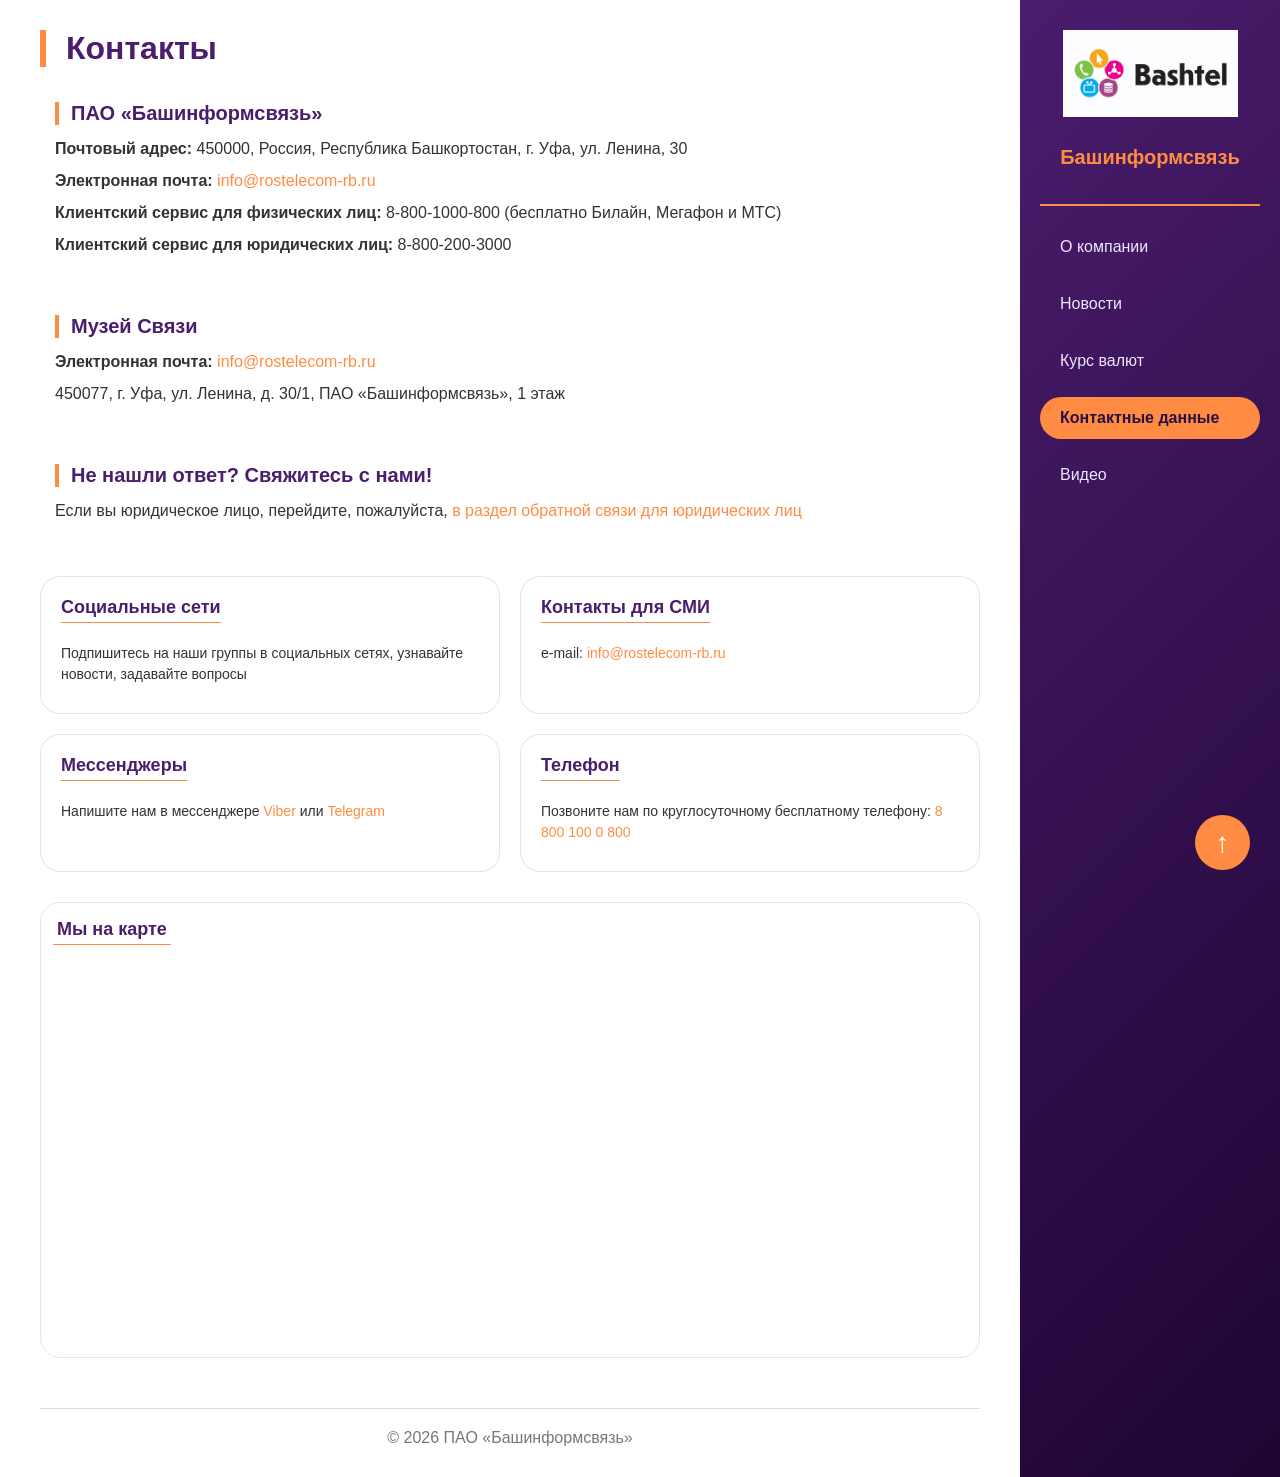
<file: 4_data.html>
<!DOCTYPE html>
<html lang="ru">
<head>
    <meta charset="UTF-8">
    <meta name="viewport" content="width=device-width, initial-scale=1.0">
    <title>Контакты | Башинформсвязь</title>
    <link rel="stylesheet" href="styles.css">
    <link rel="stylesheet" href="styles/data.css">
    <link rel="shortcut icon" href="favicon.ico" type="image/x-icon">
</head>
<body>
    <nav class="side-menu">
        <div class="logo">
            <img src="images/logo.jpg" alt="Логотип">
            <h2>Башинформсвязь</h2>
        </div>
        <ul class="menu-items">
            <li><a href="index.html">О компании</a></li>
            <li><a href="2_news.html">Новости</a></li>
            <li><a href="3_val.html">Курс валют</a></li>
            <li><a href="4_data.html" class="active">Контактные данные</a></li>
            <li><a href="5_video.html">Видео</a></li>
        </ul>
    </nav>

    <main class="main-content">
        <h1>Контакты</h1>

        <div class="contact-section">
            <h2>ПАО «Башинформсвязь»</h2>
            <p><strong>Почтовый адрес:</strong> 450000, Россия, Республика Башкортостан, г. Уфа, ул. Ленина, 30</p>
            <p><strong>Электронная почта:</strong> <a href="#">info@rostelecom-rb.ru</a></p>
            <p><strong>Клиентский сервис для физических лиц:</strong> 8-800-1000-800 (бесплатно Билайн, Мегафон и МТС)</p>
            <p><strong>Клиентский сервис для юридических лиц:</strong> 8-800-200-3000</p>
        </div>

        <div class="contact-section">
            <h2>Музей Связи</h2>
            <p><strong>Электронная почта:</strong> <a href="#">info@rostelecom-rb.ru</a></p>
            <p>450077, г. Уфа, ул. Ленина, д. 30/1, ПАО «Башинформсвязь», 1 этаж</p>
        </div>

        <div class="contact-section">
            <h2>Не нашли ответ? Свяжитесь с нами!</h2>
            <p>Если вы юридическое лицо, перейдите, пожалуйста, <a href="#">в раздел обратной связи для юридических лиц</a></p>
        </div>

        <div class="contact-grid">
            <div class="contact-card">
                <h3>Социальные сети</h3>
                <p>Подпишитесь на наши группы в социальных сетях, узнавайте новости, задавайте вопросы</p>
            </div>
            <div class="contact-card">
                <h3>Контакты для СМИ</h3>
                <p>e-mail: <a href="#">info@rostelecom-rb.ru</a></p>
            </div>
            <div class="contact-card">
                <h3>Мессенджеры</h3>
                <p>Напишите нам в мессенджере <a href="#">Viber</a> или <a href="#">Telegram</a></p>
            </div>
            <div class="contact-card">
                <h3>Телефон</h3>
                <p>Позвоните нам по круглосуточному бесплатному телефону: <a href="#">8 800 100 0 800</a></p>
            </div>
        </div>

        <div class="map-container">
            <h3>Мы на карте</h3>
            <iframe src="https://www.google.com/maps/embed?pb=!1m18!1m12!1m3!1d2304.0287014305995!2d55.94544087660623!3d54.72670997272171!2m3!1f0!2f0!3f0!3m2!1i1024!2i768!4f13.1!3m3!1m2!1s0x43d93a4344cf4319%3A0x566a182571e07447!2z0JHQsNGI0LjQvdGE0L7RgNC80YHQstGP0LfRjCwg0KPRhNC40LzRgdC60LDRjyDQs9C-0YDQvtC00YHQutCw0Y8g0YLQtdC70LXRhNC-0L3QvdCw0Y8g0YHQtdGC0YwsINC-0YLQtNC10Lsg0L_RgNC-0LTQsNC2!5e0!3m2!1sru!2sus!4v1779885067943!5m2!1sru!2sus" width="600" height="450" style="border:0;" allowfullscreen="" loading="lazy" referrerpolicy="no-referrer-when-downgrade"></iframe>
        </div>

        <footer>
            &copy; 2026 ПАО «Башинформсвязь»
        </footer>
    </main>

    <button id="scrollTopBtn" onclick="window.scrollTo({top:0,behavior:'smooth'})">↑</button>
</body>
</html>
</file>
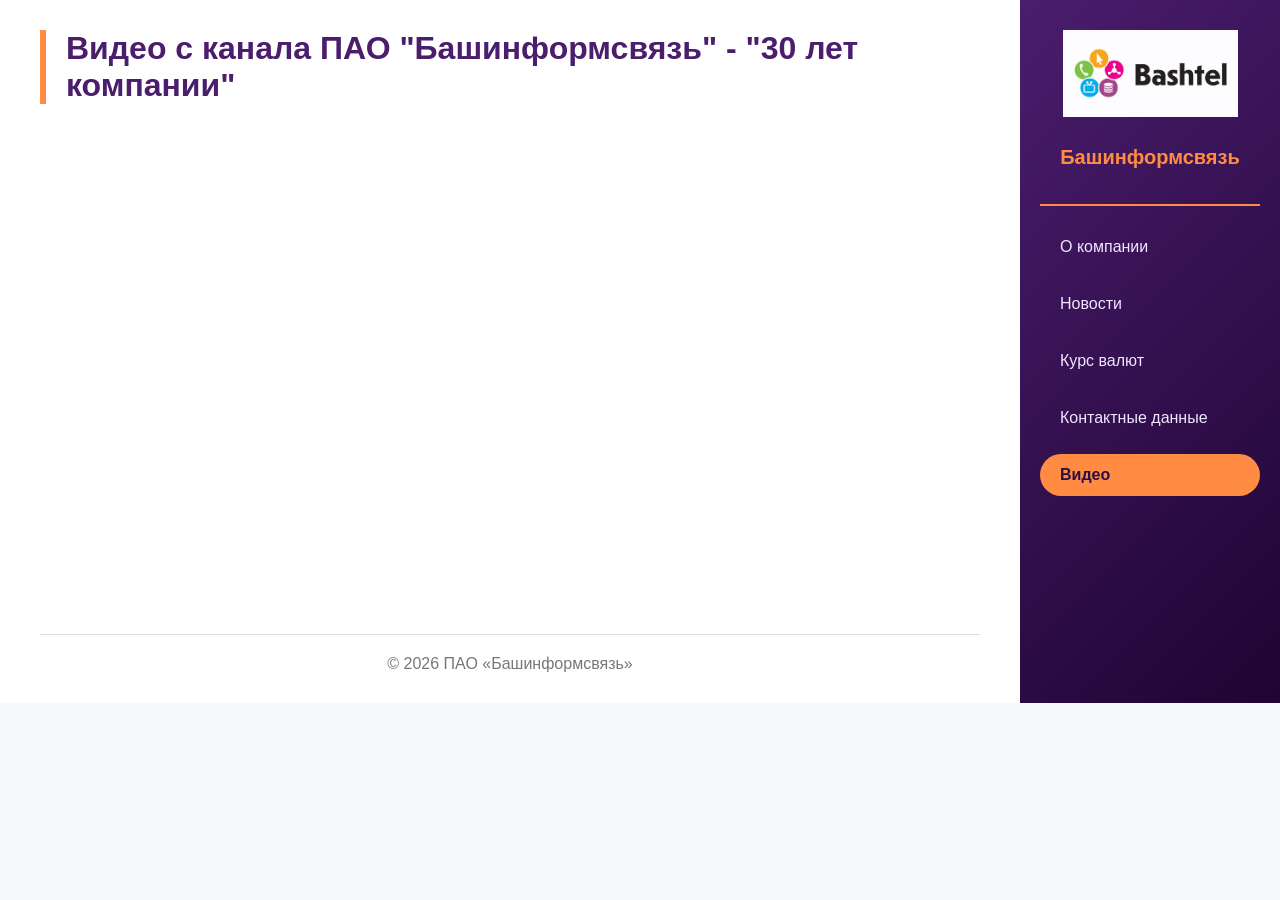
<file: 5_video.html>
<!DOCTYPE html>
<html lang="ru">
<head>
    <meta charset="UTF-8">
    <meta name="viewport" content="width=device-width, initial-scale=1.0">
    <title>Видео | Башинформсвязь</title>
    <link rel="stylesheet" href="styles.css">
    <link rel="stylesheet" href="styles/video.css">
    <link rel="shortcut icon" href="favicon.ico" type="image/x-icon">
</head>
<body>
    <nav class="side-menu">
        <div class="logo">
            <img src="images/logo.jpg" alt="Логотип">
            <h2>Башинформсвязь</h2>
        </div>
        <ul class="menu-items">
            <li><a href="index.html">О компании</a></li>
            <li><a href="2_news.html">Новости</a></li>
            <li><a href="3_val.html">Курс валют</a></li>
            <li><a href="4_data.html">Контактные данные</a></li>
            <li><a href="5_video.html" class="active">Видео</a></li>
        </ul>
    </nav>

    <main class="main-content">
        <h1>Видео с канала ПАО "Башинформсвязь" - "30 лет компании"</h1>
        
       <div class="video-container">
        <iframe height="400" src="https://rutube.ru/play/embed/7d2a735c65882487a9ff8acff64d281a/" style="border: none;" allow="clipboard-write; autoplay" allowFullScreen></iframe>
      </div>
        
        <footer>
            &copy; 2026 ПАО «Башинформсвязь»
        </footer>
    </main>
</body>
</html>
</file>
<file: styles.css>
* {
    margin: 0;
    padding: 0;
    box-sizing: border-box;
}

body {
    font-family: 'Segoe UI', Tahoma, Geneva, Verdana, sans-serif;
    background-color: #f8f9fa;
    color: #333;
    display: flex;
    flex-direction: row;
}

.side-menu {
    order: 2;
    width: 260px;
    background: linear-gradient(135deg, #4a1d6d 0%, #1f0433 100%);
    color: white;
    padding: 30px 20px;
    flex-shrink: 0;
    display: flex;
    flex-direction: column;
}

.logo {
    text-align: center;
    margin-bottom: 20px;
    border-bottom: 2px solid #ff8c42;
    padding-bottom: 20px;
}

.logo img {
    width: 175px;
}

.logo h2 {
    font-size: 20px;
    color: #ff8c42;
}

.menu-items {
    list-style: none;
    flex: 1;
}

.menu-items li {
    margin-bottom: 15px;
}

.menu-items a {
    display: block;
    padding: 12px 20px;
    color: #f0e6ff;
    text-decoration: none;
    font-weight: 500;
    border-radius: 30px;
    transition: all 0.3s ease;
}

.menu-items a:hover {
    background-color: #ff8c42;
    color: #2c0f42;
    transform: scale(1.05);
}

.menu-items .active {
    background-color: #ff8c42;
    color: #2c0f42;
    font-weight: bold;
}

.main-content {
    order: 1;
    flex: 1;
    padding: 30px 40px;
    background-color: #ffffff;
}

h1 {
    color: #4a1d6d;
    border-left: 6px solid #ff8c42;
    padding-left: 20px;
    margin-bottom: 20px;
    font-size: 32px;
}

h2 {
    color: #4a1d6d;
    margin: 25px 0 15px 0;
    font-size: 24px;
}

h3 {
    color: #ff8c42;
    margin: 15px 0 10px;
}

#scrollTopBtn {
    position: fixed;
    bottom: 30px;
    right: 30px;
    background-color: #ff8c42;
    color: white;
    border: none;
    border-radius: 50%;
    width: 55px;
    height: 55px;
    font-size: 28px;
    cursor: pointer;
    transition: 0.3s;
    z-index: 1000;
    display: flex;
    align-items: center;
    justify-content: center;
}

#scrollTopBtn:hover {
    background-color: #4a1d6d;
    transform: scale(1.1);
}

footer {
    margin-top: 50px;
    padding-top: 20px;
    text-align: center;
    border-top: 1px solid #ddd;
    color: #777;
}
</file>
<file: styles/company.css>
.main-content {
    font-size: 18px;
}

.company-link {
    display: inline-block;
    color: #4a1d6d;
    font-size: 24px;
    margin: 25px 0 15px 0;
    font-weight: bold;
    text-decoration: none;
    border-bottom: 2px solid #ff8c42;
    padding-bottom: 8px;
    transition: 0.2s;
}

.company-link:hover {
    text-decoration: underline;
    border-bottom-color: #4a1d6d;
}

.history-link {
    display: inline-block;
    color: #4a1d6d;
    font-size: 24px;
    margin: 25px 0 15px 0;
    font-weight: bold;
    text-decoration: none;
    border-bottom: 2px solid #ff8c42;
    padding-bottom: 8px;
    transition: 0.2s;
}

.history-link:hover {
    text-decoration: underline;
    border-bottom-color: #4a1d6d;
}

.main-content p,
.company-info p {
    text-indent: 1.25cm;
    margin-bottom: 15px;
    line-height: 1.5;
}

.main-content li,
.company-info li {
    margin-bottom: 15px;
    line-height: 1.5;
}

.company-info {
    padding: 25px;
    border-radius: 20px;
    margin: 25px 0;
    box-shadow: 0 4px 12px rgba(0, 0, 0, 0.05);
}

.gallery {
    display: flex;
    gap: 10px;
    flex-wrap: wrap;
    margin: 30px 0;

}
.gallery img {
    width: 100%;
    max-width: 350px;
    height: 225px;
    border-radius: 16px;
    box-shadow: 0 4px 10px rgba(0, 0, 0, 0.1);
    transition: transform 0.2s;
}
.gallery img:hover {
    transform: scale(1.1);
}

.manager-block {
    border: 2px solid #4a1d6d;
    border-radius: 16px;
    padding: 16px;
    margin-bottom: 24px;
    overflow: auto;
    transition: 0.3s;
}

.manager-block:hover {
    box-shadow: 0 6px 14px rgba(0, 0, 0, 0.08);
    transform: scale(1.05);
}

.manager-photo {
    float: left;
    width: 85px;
    height: 85px;
    margin-right: 24px;
    object-fit: cover;
    border: 3px solid #ff8c42;
    border-radius: 50%;
}

.manager-name {
    font-weight: bold;
    font-size: 20px;
    color: #4a1d6d;
    margin-bottom: 6px;
}

.manager-post {
    color: #ff8c42;
    font-style: italic;
    font-size: 16px;
}

.quality-table {
    width: 100%;
    border-collapse: collapse;
    margin: 25px 0;
    background: white;
    border-radius: 16px;
    box-shadow: 0 2px 8px rgba(0, 0, 0, 0.05);
}
.quality-table td {
    border: 1px solid #e0d6f0;
    padding: 14px 18px;
    vertical-align: top;
}

.quality-table td:first-child {
    width: 200px;
    background-color: #f4edff;
    font-weight: bold;
    color: #2c0f42;
    font-style: italic;
}

.quality-table ul {
    margin: 0;
    padding-left: 20px;
}
.quality-table li {
    margin-bottom: 8px;
}

h2 {
    border-bottom: 2px solid #ff8c42;
    padding-bottom: 8px;
    display: inline-block;
    margin-top: 30px;
}
</file>
<file: styles/news.css>
.news-grid {
    display: flex;
    flex-wrap: wrap;
    gap: 25px;
}
.news-card {
    width: 350px; 
    border-radius: 15px;
    box-shadow: 0 5px 15px rgba(0,0,0,0.1);
    overflow: hidden;
    transition: 0.3s ease;
    border-top: 4px solid #ff8c42;
    display: flex;
    flex-direction: column;
}

.news-card:hover {
    transform: scale(1.05);   
}

.news-date {
    background: #f0e6ff;
    padding: 8px 15px;
    font-size: 14px;
    color: #4a1d6d;
    font-weight: bold;
}

.news-title {
    font-size: 18px;
    margin: 12px 15px 8px;
    color: #4a1d6d;
    font-weight: bold;
}

.news-full {
    display: none;
    padding: 0 15px 20px 15px;
    color: #333;
    line-height: 1.5;
    border-top: 1px solid #f0e6ff;
    margin-top: 8px;
    text-align: justify;
}

.news-card.open .news-full {
    display: block;
}

.news-btn {
    align-self: flex-start;
    margin: 0 15px 20px;
    background-color: #ff8c42;
    border: none;
    color: white;
    padding: 8px 18px;
    border-radius: 25px;
    cursor: pointer;
    font-weight: bold;
    transition: 0.2s;
}

.news-btn:hover {
    background-color: #4a1d6d;
}

.news-image {
    width: 100%;
    height: 180px;
    object-fit: cover;
}
</file>
<file: styles/val.css>
.val-card {
    background: #f0e6ff;
    border-radius: 20px;
    padding: 20px;
    margin: 20px 0;
    text-align: center;
    box-shadow: 0 4px 8px rgba(0,0,0,0.05);
    max-width: 100%;
}

.val-rate {
    font-size: 24px;
    font-weight: bold;
    color: #4a1d6d;
    margin: 10px 0;
}

.val-rate span {
    font-size: 16px;
    color: #ff8c42;
}

.converter {
    display: flex;
    flex-wrap: wrap;
    gap: 15px;
    justify-content: space-between;
    margin: 15px 0;
}

.converter-box {
    flex: 1;
    min-width: 160px;
}

.converter-box label {
    display: block;
    font-weight: bold;
    margin-bottom: 15px;
    color: #4a1d6d;
}

.converter-box input {
    width: 100%;
    padding: 8px;
    border: 1px solid #ccc;
    border-radius: 10px;
    font-size: 14px;
}

.diagram-container {
    overflow-x: auto;
    margin: 15px 0;
    max-width: 1100px;
}

.diagram {
    display: flex;
    align-items: flex-end;
    gap: 6px;
    width: 100%;
    padding: 10px 0;
}

.bar-item {
    display: flex;
    flex-direction: column;
    align-items: center;
    width: 50px;
}

.bar {
    width: 30px;
    background: #ff8c42;
    transition: 0.2s;
    cursor: pointer;
    text-align: center;
    color: white;
    font-size: 10px;
    padding-top: 3px;
}

.bar:hover {
    background: #4a1d6d;
}

.bar-date {
    font-size: 9px;
    color: #555;
    margin-top: 4px;
}

.info-block {
    background: #fef6e8;
    padding: 12px;
    border-radius: 15px;
    margin: 20px auto 0 auto;
    font-size: 14px;
    max-width: 500px;
    text-align: center;
}
</file>
<file: styles/data.css>
.contact-section {
    margin-bottom: 20px;
    padding: 15px;
}

.contact-section h2 {
    color: #4a1d6d;
    font-size: 20px;
    margin-top: 0;
    margin-bottom: 12px;
    border-left: 4px solid #ff8c42;
    padding-left: 12px;
}

.contact-section p {
    margin: 8px 0;
    line-height: 1.5;
}

.contact-section a {
    color: #ff8c42;
    text-decoration: none;
}

.contact-section a:hover {
    text-decoration: underline;
    color: #4a1d6d;
}

.contact-grid {
    display: grid;
    grid-template-columns: repeat(2, 1fr);
    gap: 20px;
    margin: 30px 0;
}
.contact-card {
    padding: 20px;
    border-radius: 15px;
    flex: 1;
    background: rgba(255, 255, 255, 0.581);
    border-radius: 20px;
    padding: 20px;
    transition: 0.2s;
    border: 1px solid rgba(128, 128, 128, 0.2);
}

.contact-card:hover {
    background: rgba(128, 128, 128, 0.15);
    transform: translateY(-3px);
}

.contact-card h3 {
    color: #4a1d6d;
    margin-top: 0;
    margin-bottom: 12px;
    font-size: 18px;
    border-bottom: 1px solid #ff8c42;
    display: inline-block;
    padding-bottom: 4px;
}

.contact-card p {
    margin: 8px 0;
    color: #333;
    font-size: 14px;
    line-height: 1.5;
}

.contact-card a {
    color: #ff8c42;
    text-decoration: none;
    font-weight: 500;
}

.contact-card a:hover {
    color: #4a1d6d;
    text-decoration: underline;
}

.map-container {
    margin: 30px 0;
    border-radius: 20px;
    border: 1px solid rgba(128, 128, 128, 0.2);
}

.map-container h3 {
    color: #4a1d6d;
    margin: 12px;
    font-size: 18px;
    border-bottom: 1px solid #ff8c42;
    display: inline-block;
    padding: 4px;
}

.map-container iframe {
    width: 100%;
    height: 400px;
    border: 0;
    display: block;
    border-radius: 0px 20px;
}
</file>
<file: styles/video.css>
.video-container {
    display: flex;
    justify-content: center;
    margin: 30px 0;
}

.video-container iframe,
.video-container video {
    width: 70%;
    height: 450px;
    border-radius: 15px;
}
</file>
